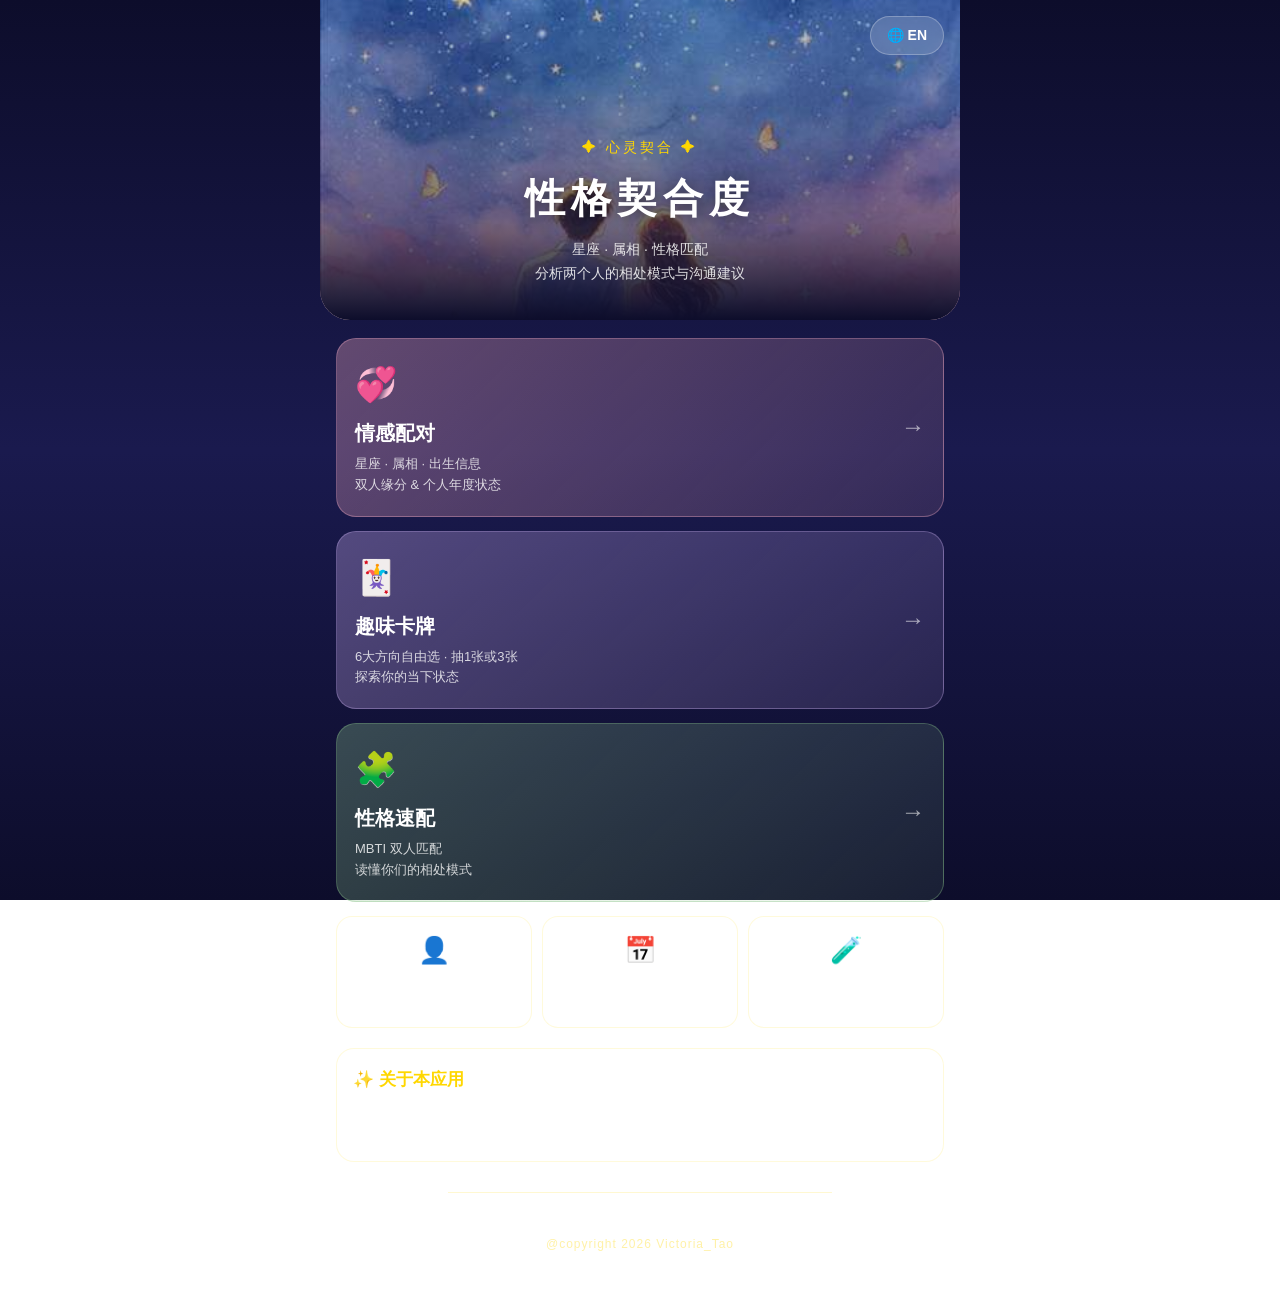
<file: index.html>
<!DOCTYPE html>
<html lang="zh-CN">
<head>
<meta charset="UTF-8">
<meta name="viewport" content="width=device-width, initial-scale=1.0, maximum-scale=1.0, user-scalable=no">
<title>性格契合度 · 心灵契合</title>
<link rel="stylesheet" href="css/style.css?v=20260907g">
</head>
<body>
  <div id="app"></div>

  <!-- 数据层 -->
  <script src="js/data/yearFortune.js?v=20260907g"></script>
  <script src="js/data/zodiac.js?v=20260907g"></script>
  <script src="js/data/zodiacAnimal.js?v=20260907g"></script>
  <script src="js/data/birthMatch.js?v=20260907g"></script>
  <script src="js/data/astrology.js?v=20260907g"></script>
  <script src="js/data/tarot.js?v=20260907g"></script>
  <script src="js/data/tarotEngine.js?v=20260907g"></script>
  <script src="js/data/mbti.js?v=20260907g"></script>
  <script src="js/data/mbtiTest.js?v=20260907g"></script>

  <!-- 框架与页面 -->
  <script src="js/i18n.js?v=20260907g"></script>
  <script src="js/app.js?v=20260907g"></script>
  <script src="js/pages/home.js?v=20260907g"></script>
  <script src="js/pages/matching.js?v=20260907g"></script>
  <script src="js/pages/result.js?v=20260907g"></script>
  <script src="js/pages/tarot.js?v=20260907g"></script>
  <script src="js/pages/tarot-result.js?v=20260907g"></script>
  <script src="js/pages/mbti-matching.js?v=20260907g"></script>
  <script src="js/pages/mbti-result.js?v=20260907g"></script>
  <script src="js/pages/daily.js?v=20260907g"></script>
  <script src="js/pages/personal.js?v=20260907g"></script>
  <script src="js/pages/mbti-test.js?v=20260907g"></script>
</body>
</html>
</file>
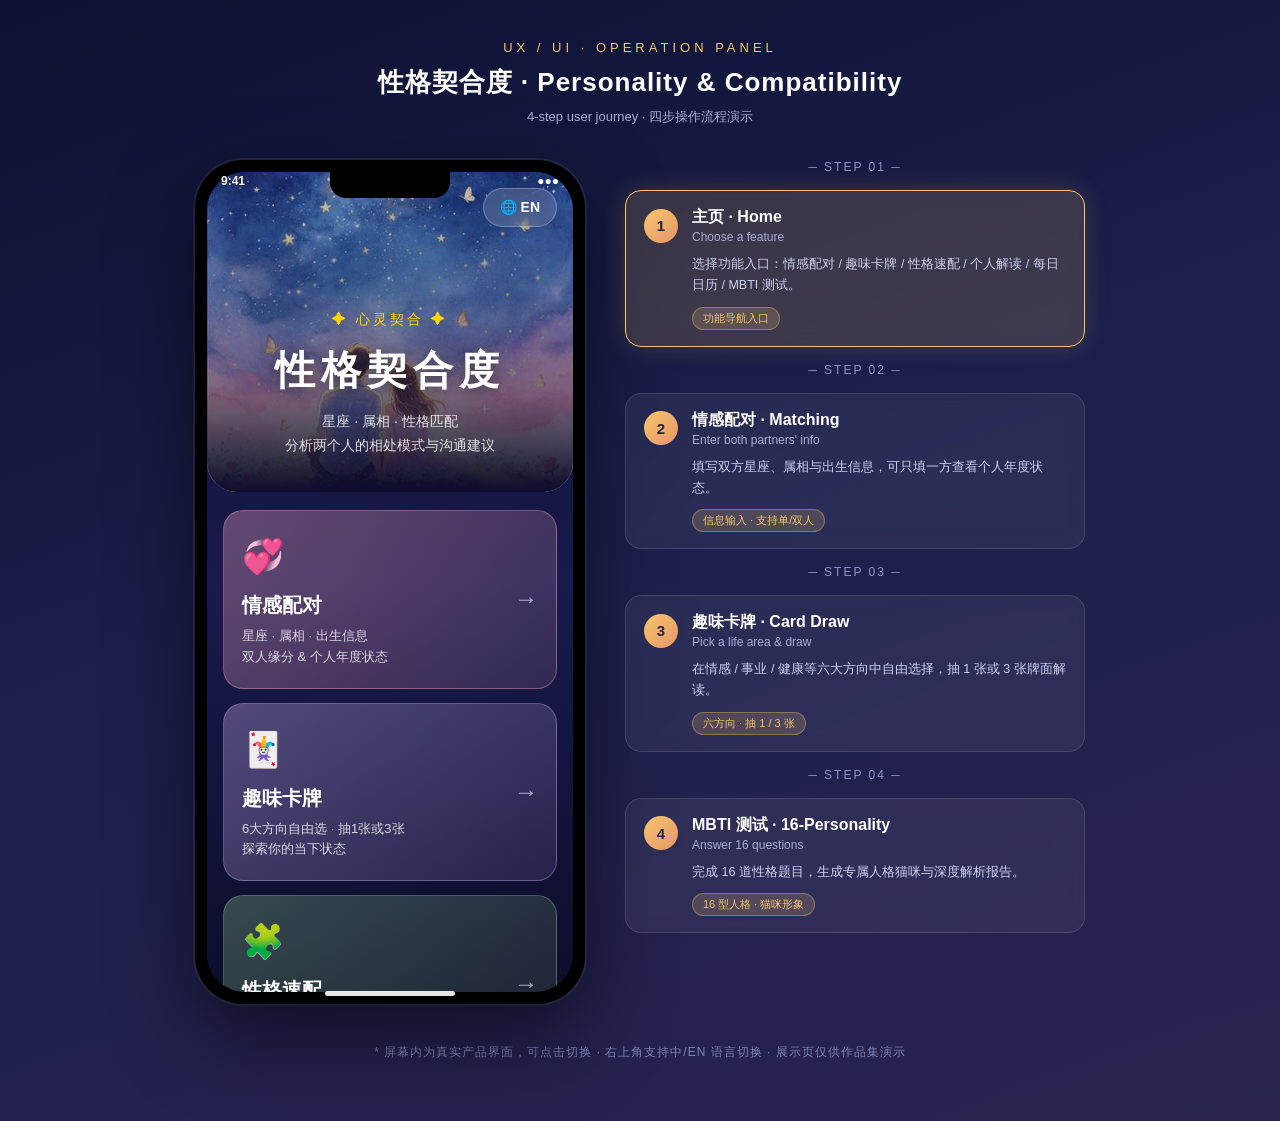
<file: ux-panel.html>
<!DOCTYPE html>
<html lang="zh-CN">
<head>
<meta charset="UTF-8">
<meta name="viewport" content="width=device-width, initial-scale=1.0">
<title>UX/UI Operation Panel · Personality & Compatibility</title>
<style>
  * { margin:0; padding:0; box-sizing:border-box; }
  body {
    font-family: "PingFang SC", "Microsoft YaHei", -apple-system, sans-serif;
    background: linear-gradient(160deg, #0d1030 0%, #1b1f4b 45%, #2a2350 100%);
    min-height: 100vh;
    color: #fff;
    padding: 40px 24px 60px;
  }
  .page-head { text-align:center; margin-bottom: 34px; }
  .page-head .kicker {
    font-size: 13px; letter-spacing: 4px; color: #f5c56b;
    text-transform: uppercase; margin-bottom: 10px;
  }
  .page-head h1 { font-size: 26px; font-weight: 700; letter-spacing: 1px; }
  .page-head p { font-size: 13px; color: #a9aed8; margin-top: 8px; }
  .stage {
    display: flex; gap: 40px; justify-content: center; align-items: flex-start;
    flex-wrap: wrap; max-width: 1180px; margin: 0 auto;
  }
  /* ---- 手机壳 ---- */
  .phone-wrap {
    flex: 0 0 auto;
  }
  .phone {
    width: 390px; height: 844px;
    background: #000;
    border-radius: 48px;
    padding: 12px;
    box-shadow: 0 30px 80px rgba(0,0,0,.55), 0 0 0 2px rgba(255,255,255,.08);
    position: relative;
  }
  .phone .notch {
    position: absolute; top: 12px; left: 50%; transform: translateX(-50%);
    width: 120px; height: 26px; background: #000; border-radius: 0 0 16px 16px;
    z-index: 20;
  }
  .phone .screen {
    width: 100%; height: 100%;
    border-radius: 38px; overflow: hidden;
    background: #10133a;
    position: relative;
  }
  .phone iframe {
    width: 100%; height: 100%; border: 0; display: block;
  }
  .phone .statusbar {
    position: absolute; top: 14px; left: 0; right: 0;
    display: flex; justify-content: space-between; padding: 0 26px;
    font-size: 12px; font-weight: 600; color: #fff;
    z-index: 15; pointer-events: none; text-shadow: 0 1px 2px rgba(0,0,0,.4);
  }
  .phone .homebar {
    position: absolute; bottom: 8px; left: 50%; transform: translateX(-50%);
    width: 130px; height: 5px; border-radius: 3px; background: rgba(255,255,255,.9);
    z-index: 15; pointer-events: none;
  }
  /* ---- 步骤面板 ---- */
  .steps {
    flex: 1 1 380px; max-width: 460px;
    display: flex; flex-direction: column; gap: 16px;
  }
  .steps .flow-line { text-align:center; font-size: 12px; color:#8f95c8; letter-spacing: 2px; }
  .step {
    background: rgba(255,255,255,.06);
    border: 1px solid rgba(255,255,255,.12);
    border-radius: 16px;
    padding: 16px 18px;
    cursor: pointer;
    transition: all .25s ease;
    backdrop-filter: blur(8px);
  }
  .step:hover { background: rgba(255,255,255,.12); transform: translateX(4px); }
  .step.active {
    background: rgba(245,197,107,.16);
    border-color: #f5c56b;
    box-shadow: 0 0 24px rgba(245,197,107,.18);
  }
  .step .row { display: flex; align-items: center; gap: 14px; }
  .step .num {
    width: 34px; height: 34px; flex: 0 0 34px;
    border-radius: 50%;
    background: linear-gradient(135deg, #f5c56b, #e8966a);
    color: #241d45; font-weight: 800; font-size: 15px;
    display: flex; align-items: center; justify-content: center;
  }
  .step .titles { flex: 1; }
  .step .titles .zh { font-size: 16px; font-weight: 700; }
  .step .titles .en { font-size: 12px; color: #a9aed8; margin-top: 2px; }
  .step .desc { font-size: 12.5px; color: #cdd1f0; line-height: 1.7; margin-top: 10px; padding-left: 48px; }
  .step .badge {
    display:inline-block; background: rgba(245,197,107,.18); color:#f5c56b;
    font-size: 11px; border-radius: 20px; padding: 3px 10px; margin-top: 10px; margin-left: 48px;
    border: 1px solid rgba(245,197,107,.35);
  }
  .foot-note {
    text-align: center; color: #7d83b5; font-size: 12px;
    margin-top: 40px; letter-spacing: 1px;
  }
  @media (max-width: 900px) {
    .phone { transform: scale(.82); transform-origin: top center; margin-bottom: -70px; }
  }
</style>
</head>
<body>

<div class="page-head">
  <div class="kicker">UX / UI · Operation Panel</div>
  <h1>性格契合度 · Personality &amp; Compatibility</h1>
  <p>4-step user journey · 四步操作流程演示</p>
</div>

<div class="stage">

  <!-- 手机屏幕（真实界面） -->
  <div class="phone-wrap">
    <div class="phone">
      <div class="notch"></div>
      <div class="statusbar"><span>9:41</span><span>●●●</span></div>
      <div class="screen">
        <iframe id="appFrame" src="index.html#/home" title="Personality App"></iframe>
      </div>
      <div class="homebar"></div>
    </div>
  </div>

  <!-- 步骤面板 -->
  <div class="steps">
    <div class="flow-line">─ STEP 01 ─</div>

    <div class="step active" data-hash="#/home" onclick="goto(this)">
      <div class="row">
        <div class="num">1</div>
        <div class="titles">
          <div class="zh">主页 · Home</div>
          <div class="en">Choose a feature</div>
        </div>
      </div>
      <div class="desc">选择功能入口：情感配对 / 趣味卡牌 / 性格速配 / 个人解读 / 每日日历 / MBTI 测试。</div>
      <div class="badge">功能导航入口</div>
    </div>

    <div class="flow-line">─ STEP 02 ─</div>

    <div class="step" data-hash="#/matching" onclick="goto(this)">
      <div class="row">
        <div class="num">2</div>
        <div class="titles">
          <div class="zh">情感配对 · Matching</div>
          <div class="en">Enter both partners' info</div>
        </div>
      </div>
      <div class="desc">填写双方星座、属相与出生信息，可只填一方查看个人年度状态。</div>
      <div class="badge">信息输入 · 支持单/双人</div>
    </div>

    <div class="flow-line">─ STEP 03 ─</div>

    <div class="step" data-hash="#/tarot" onclick="goto(this)">
      <div class="row">
        <div class="num">3</div>
        <div class="titles">
          <div class="zh">趣味卡牌 · Card Draw</div>
          <div class="en">Pick a life area &amp; draw</div>
        </div>
      </div>
      <div class="desc">在情感 / 事业 / 健康等六大方向中自由选择，抽 1 张或 3 张牌面解读。</div>
      <div class="badge">六方向 · 抽 1 / 3 张</div>
    </div>

    <div class="flow-line">─ STEP 04 ─</div>

    <div class="step" data-hash="#/mbti-test" onclick="goto(this)">
      <div class="row">
        <div class="num">4</div>
        <div class="titles">
          <div class="zh">MBTI 测试 · 16-Personality</div>
          <div class="en">Answer 16 questions</div>
        </div>
      </div>
      <div class="desc">完成 16 道性格题目，生成专属人格猫咪与深度解析报告。</div>
      <div class="badge">16 型人格 · 猫咪形象</div>
    </div>

  </div>
</div>

<div class="foot-note">* 屏幕内为真实产品界面，可点击切换 · 右上角支持中/EN 语言切换 · 展示页仅供作品集演示</div>

<script>
  var steps = document.querySelectorAll('.step');
  function goto(el) {
    steps.forEach(function (s) { s.classList.remove('active'); });
    el.classList.add('active');
    document.getElementById('appFrame').src = 'index.html' + el.getAttribute('data-hash');
  }
  // 点击屏幕内也可，iframe 自身路由变化不影响面板高亮
</script>
</body>
</html>
</file>
<file: css/style.css>
/* ===== 性格契合度 · 网页版 全局样式 ===== */
* { margin: 0; padding: 0; box-sizing: border-box; -webkit-tap-highlight-color: transparent; }

html, body {
  background: linear-gradient(180deg, #0d0d2b 0%, #1a1a4e 50%, #0d0d2b 100%);
  background-attachment: fixed;
  color: #fff;
  font-family: -apple-system, BlinkMacSystemFont, "PingFang SC", "Microsoft YaHei", sans-serif;
  font-size: 16px;
  line-height: 1.5;
}

#app { max-width: 640px; margin: 0 auto; min-height: 100vh; padding-bottom: 40px; }

.page { padding: 20px 16px 30px; }

/* ===== 顶部导航栏 ===== */
.navbar {
  position: sticky; top: 0; z-index: 100;
  display: flex; align-items: center;
  background: rgba(13,13,43,0.92);
  backdrop-filter: blur(10px);
  border-bottom: 1px solid rgba(255,215,0,0.12);
  padding: 12px 14px;
}
.navbar .nav-back { font-size: 22px; color: #ffd700; cursor: pointer; padding: 4px 10px 4px 0; }
.navbar .nav-title { flex: 1; text-align: center; font-size: 17px; font-weight: 600; color: #f5f0ff; letter-spacing: 1px; }
.navbar .nav-home { font-size: 13px; color: #c4a8e8; cursor: pointer; padding: 4px 0 4px 10px; white-space: nowrap; }

/* ===== Hero 首页 ===== */
.hero { position: relative; height: 320px; overflow: hidden; border-radius: 0 0 30px 30px; }
.hero img { width: 100%; height: 100%; object-fit: cover; display: block; }
.hero .hero-overlay { position: absolute; inset: 0; background: linear-gradient(180deg, rgba(13,13,43,0.15) 0%, rgba(13,13,43,0.55) 70%, #0d0d2b 100%); }
.hero .hero-content { position: absolute; left: 0; right: 0; bottom: 34px; text-align: center; }
.hero .hero-badge { display: inline-block; font-size: 14px; color: #ffd700; letter-spacing: 3px; margin-bottom: 10px; }
.hero .hero-title { font-size: 40px; font-weight: 800; color: #fff; letter-spacing: 6px; text-shadow: 0 2px 16px rgba(0,0,0,0.5); }
.hero .hero-sub { margin-top: 10px; font-size: 14px; color: rgba(255,255,255,0.85); line-height: 1.7; }

/* ===== 通用卡片 ===== */
.card {
  background: rgba(255,255,255,0.06);
  border: 1px solid rgba(255,215,0,0.14);
  border-radius: 18px;
  padding: 18px 16px;
  margin-bottom: 14px;
  backdrop-filter: blur(8px);
}
.card-title { font-size: 17px; font-weight: 700; color: #ffd700; margin-bottom: 8px; }
.card-tip { font-size: 12px; color: rgba(255,255,255,0.55); margin-bottom: 12px; line-height: 1.6; }

/* ===== 入口卡片（首页） ===== */
.entries { padding: 18px 16px 0; }
.entry-card {
  position: relative;
  border-radius: 20px;
  padding: 20px 18px;
  margin-bottom: 14px;
  cursor: pointer;
  overflow: hidden;
  transition: transform 0.15s;
}
.entry-card:active { transform: scale(0.98); }
.entry-card .entry-icon { font-size: 34px; margin-bottom: 8px; }
.entry-card .entry-title { font-size: 20px; font-weight: 700; color: #fff; margin-bottom: 6px; }
.entry-card .entry-desc { font-size: 13px; color: rgba(255,255,255,0.8); line-height: 1.6; }
.entry-card .entry-arrow { position: absolute; right: 18px; top: 50%; transform: translateY(-50%); font-size: 24px; color: rgba(255,255,255,0.6); }
.entry-pink { background: linear-gradient(135deg, rgba(240,168,192,0.35), rgba(240,168,192,0.12)); border: 1px solid rgba(240,168,192,0.35); }
.entry-gold { background: linear-gradient(135deg, rgba(255,215,0,0.30), rgba(255,215,0,0.10)); border: 1px solid rgba(255,215,0,0.35); }
.entry-purple { background: linear-gradient(135deg, rgba(196,168,232,0.35), rgba(196,168,232,0.12)); border: 1px solid rgba(196,168,232,0.35); }
.entry-green { background: linear-gradient(135deg, rgba(139,195,139,0.32), rgba(139,195,139,0.10)); border: 1px solid rgba(139,195,139,0.35); }
.entry-blue { background: linear-gradient(135deg, rgba(139,157,195,0.35), rgba(139,157,195,0.12)); border: 1px solid rgba(139,157,195,0.35); }
.entry-orange { background: linear-gradient(135deg, rgba(232,149,106,0.35), rgba(232,149,106,0.12)); border: 1px solid rgba(232,149,106,0.35); }

.mini-entries { display: flex; gap: 10px; padding: 0 16px 4px; flex-wrap: wrap; }
.mini-entry {
  flex: 1 1 120px; min-width: 0;
  background: rgba(255,255,255,0.06);
  border: 1px solid rgba(255,215,0,0.14);
  border-radius: 16px;
  padding: 14px 12px;
  text-align: center;
  cursor: pointer;
}
.mini-entry:active { transform: scale(0.97); }
.mini-entry .mini-icon { font-size: 26px; margin-bottom: 4px; }
.mini-entry .mini-name { font-size: 14px; font-weight: 600; color: #fff; }
.mini-entry .mini-desc { font-size: 11px; color: rgba(255,255,255,0.55); margin-top: 2px; }

/* ===== 表单 ===== */
.select-row {
  display: flex; align-items: center; justify-content: space-between;
  padding: 12px 2px; cursor: pointer;
}
.select-row .select-label { font-size: 14px; color: rgba(255,255,255,0.7); }
.select-row .select-right { display: flex; align-items: center; gap: 8px; }
.select-row .select-value { font-size: 15px; color: #fff; }
.select-row .select-value.text-dim { color: rgba(255,255,255,0.35); }
.select-row .select-date { font-size: 11px; color: #ffd700; }
.select-row .select-arrow { font-size: 20px; color: rgba(255,255,255,0.4); }
.divider { height: 1px; background: rgba(255,255,255,0.08); margin: 0 2px; }

/* 下拉选择器 */
.custom-select { position: relative; }
.custom-select select {
  appearance: none; -webkit-appearance: none;
  width: 100%;
  background: rgba(255,255,255,0.07);
  border: 1px solid rgba(255,215,0,0.18);
  border-radius: 12px;
  color: #fff; font-size: 15px;
  padding: 12px 34px 12px 14px;
  cursor: pointer;
  outline: none;
}
.custom-select select option { background: #1a1a4e; color: #fff; }
.custom-select::after {
  content: '›';
  position: absolute; right: 14px; top: 50%;
  transform: translateY(-55%) rotate(90deg);
  color: #ffd700; font-size: 18px; pointer-events: none;
}

/* 出生信息输入区 */
.birth-section { display: flex; align-items: center; margin-bottom: 10px; }
.birth-person { width: 44px; font-size: 14px; color: #f0a8c0; flex-shrink: 0; }
.birth-inputs { flex: 1; display: flex; gap: 8px; flex-wrap: wrap; }
.birth-input {
  flex: 1 1 90px; min-width: 0;
  background: rgba(255,255,255,0.07);
  border: 1px solid rgba(255,215,0,0.18);
  border-radius: 10px;
  color: #fff; font-size: 14px;
  padding: 11px 12px;
  outline: none;
}
.birth-input::placeholder { color: rgba(255,255,255,0.4); }
.birth-picker { flex: 1 1 70px; min-width: 0; }
.birth-picker-box {
  background: rgba(255,255,255,0.07);
  border: 1px solid rgba(255,215,0,0.18);
  border-radius: 10px;
  color: #fff; font-size: 14px;
  padding: 11px 12px;
  text-align: center;
  cursor: pointer;
  white-space: nowrap;
}
.birth-picker-box.ph { color: rgba(255,255,255,0.4); }
.birth-auto { margin-top: 8px; padding: 8px 12px; background: rgba(255,215,0,0.08); border-radius: 10px; }
.birth-auto-text { font-size: 12px; color: #ffd700; }

/* 按钮 */
.btn-primary {
  display: block; width: 100%;
  background: linear-gradient(135deg, #ffd700, #f0a8c0);
  color: #1a1a4e; font-size: 17px; font-weight: 700;
  border: none; border-radius: 30px;
  padding: 16px;
  cursor: pointer;
  letter-spacing: 2px;
  box-shadow: 0 6px 20px rgba(255,215,0,0.25);
}
.btn-primary:active { transform: scale(0.98); }
.btn-primary:disabled { opacity: 0.5; }
.mt40 { margin-top: 24px; }
.btn-secondary {
  display: block; width: 100%;
  background: rgba(255,255,255,0.08);
  color: #c4a8e8; font-size: 15px;
  border: 1px solid rgba(196,168,232,0.3);
  border-radius: 30px;
  padding: 14px;
  cursor: pointer;
  margin-top: 12px;
  letter-spacing: 1px;
}
.btn-secondary:active { transform: scale(0.98); }

/* ===== 结果页 ===== */
.result-hero { border-radius: 20px; overflow: hidden; margin-bottom: 16px; position: relative; }
.result-hero img { width: 100%; display: block; }
/* 情感结果页顶部背景图：细长横条 + 截取中下方 + 渐隐融合背景 */
.result-hero-crop {
  height: 0;
  padding-bottom: 31%;
  margin-bottom: 16px;
  border-radius: 20px;
}
.result-hero-crop img {
  position: absolute;
  top: 0; left: 0;
  width: 100%; height: 100%;
  object-fit: cover;
  object-position: center 70%; /* 截取原图中下部分 */
  display: block;
}
.result-hero-crop::after {
  content: '';
  position: absolute;
  top: 0; left: 0; right: 0; bottom: 0;
  background: linear-gradient(180deg, rgba(13,13,43,0) 0%, rgba(13,13,43,0.35) 55%, rgba(13,13,43,0.92) 100%);
  pointer-events: none;
}
.result-score-block { text-align: center; padding: 24px 16px; }
.result-score-block { position: relative; z-index: 1; }
.result-score { font-size: 84px; font-weight: 800; background: linear-gradient(180deg, #ffd700, #f0c060, #f0a8c0); -webkit-background-clip: text; background-clip: text; color: transparent; line-height: 1.1; }
.result-score-label { font-size: 13px; color: rgba(255,255,255,0.6); margin-top: 4px; letter-spacing: 3px; }
.result-level { display: inline-block; margin-top: 10px; font-size: 15px; color: #c4a8e8; border: 1px solid rgba(196,168,232,0.4); border-radius: 20px; padding: 5px 16px; }

.section { margin: 22px 0 12px; }
.section-title { font-size: 17px; font-weight: 700; color: #ffd700; text-align: center; letter-spacing: 2px; }
.section-sub { font-size: 12px; color: rgba(255,255,255,0.55); text-align: center; margin-top: 4px; }

/* 雷达图 */
.radar-wrap { display: flex; justify-content: center; padding: 10px 0; }
.radar-wrap canvas { max-width: 100%; }

/* 维度条 */
.dim-bar-row { display: flex; align-items: center; justify-content: space-between; padding: 9px 2px; }
.dim-bar-row .dim-name { font-size: 14px; color: rgba(255,255,255,0.8); width: 96px; }
.dim-bar-row .dim-bar { flex: 1; height: 8px; background: rgba(255,255,255,0.1); border-radius: 4px; margin: 0 10px; overflow: hidden; }
.dim-bar-row .dim-bar-inner { height: 100%; border-radius: 4px; }
.dim-bar-row .dim-score { font-size: 13px; color: #ffd700; width: 46px; text-align: right; }

/* 文案卡片 */
.text-card {
  background: rgba(255,255,255,0.06);
  border: 1px solid rgba(255,215,0,0.14);
  border-radius: 14px;
  padding: 14px 14px;
  margin-bottom: 12px;
}
.text-card .tc-title { font-size: 14px; font-weight: 700; color: #ffd700; margin-bottom: 6px; }
.text-card .tc-content { font-size: 14px; color: rgba(255,255,255,0.85); line-height: 1.8; white-space: pre-wrap; }
.text-card .tc-tags { margin-top: 8px; display: flex; flex-wrap: wrap; gap: 6px; }
.text-card .tag { font-size: 11px; color: #f0a8c0; background: rgba(240,168,192,0.12); border-radius: 10px; padding: 3px 9px; }

/* ===== 卡牌 ===== */
.cat-grid { display: grid; grid-template-columns: repeat(3, 1fr); gap: 10px; margin-top: 8px; }
.cat-card {
  background: rgba(255,255,255,0.06);
  border: 1px solid rgba(255,215,0,0.14);
  border-radius: 14px;
  padding: 12px 8px;
  text-align: center;
  cursor: pointer;
  transition: all 0.15s;
}
.cat-card .cat-icon { font-size: 26px; margin-bottom: 4px; }
.cat-card .cat-name { font-size: 13px; color: rgba(255,255,255,0.8); }
.cat-card.selected { border-color: #ffd700; background: rgba(255,215,0,0.12); box-shadow: 0 0 12px rgba(255,215,0,0.15); }

/* 抽牌展示 */
.tarot-cards { display: flex; gap: 12px; justify-content: center; flex-wrap: wrap; margin: 16px 0; }
.tarot-card-item { width: 130px; text-align: center; }
.tarot-card-item .tc-img { width: 130px; height: 220px; object-fit: cover; border-radius: 10px; border: 2px solid #ffd700; box-shadow: 0 6px 18px rgba(0,0,0,0.4); }
.tarot-card-item .tc-name { margin-top: 8px; font-size: 13px; color: #fff; }
.tarot-card-item .tc-pos { font-size: 11px; color: #f0a8c0; margin-top: 2px; }
.tarot-card-item.reversed .tc-img { transform: rotate(180deg); }

/* 洗牌动画 */
.shuffle-box {
  display: flex; align-items: center; justify-content: center;
  height: 220px; font-size: 20px; color: #ffd700; letter-spacing: 2px;
}

/* ===== 日历 ===== */
.calendar-card { background: rgba(255,255,255,0.06); border: 1px solid rgba(255,215,0,0.14); border-radius: 18px; padding: 16px 12px; margin-bottom: 14px; }
.calendar-nav { display: flex; align-items: center; justify-content: space-between; margin-bottom: 12px; }
.calendar-nav .nav-btn { width: 34px; height: 34px; display: flex; align-items: center; justify-content: center; background: rgba(255,255,255,0.08); border-radius: 10px; color: #ffd700; font-size: 14px; cursor: pointer; }
.calendar-nav .nav-btn.today { width: auto; padding: 0 12px; font-size: 13px; }
.calendar-title { font-size: 15px; color: #fff; font-weight: 600; }
.calendar-grid { display: grid; grid-template-columns: repeat(7, 1fr); gap: 4px; }
.cal-weekday { text-align: center; font-size: 11px; color: rgba(255,255,255,0.45); padding: 6px 0; }
.cal-day {
  text-align: center; font-size: 13px; color: rgba(255,255,255,0.75);
  padding: 8px 0; border-radius: 8px; cursor: pointer; position: relative;
}
.cal-day.empty { cursor: default; }
.cal-day.today { color: #ffd700; font-weight: 700; }
.cal-day.selected { background: rgba(255,215,0,0.2); color: #fff; font-weight: 700; }

/* 运势分数 */
.fortune-row { display: flex; align-items: center; justify-content: space-between; padding: 10px 2px; }
.fortune-row .f-name { font-size: 15px; color: #fff; }
.fortune-row .f-score { font-size: 22px; font-weight: 800; }
.fortune-row .f-level { font-size: 12px; color: rgba(255,255,255,0.7); }

/* ===== 底部版权 ===== */
.page-footer { text-align: center; padding: 30px 0 10px; }
.footer-line { width: 60%; height: 1px; background: rgba(255,215,0,0.18); margin: 0 auto 14px; }
.footer-entertain { font-size: 13px; color: rgba(255,255,255,0.55); letter-spacing: 2px; margin-bottom: 8px; }
.footer-copyright { font-size: 12px; color: rgba(255,215,0,0.35); letter-spacing: 1px; }

/* ===== 弹窗（保存卡片） ===== */
.modal-mask { position: fixed; inset: 0; background: rgba(0,0,0,0.7); z-index: 200; display: flex; align-items: center; justify-content: center; }
.modal-box { width: 88%; max-width: 520px; max-height: 82vh; overflow-y: auto; background: #1a1a4e; border: 1px solid rgba(255,215,0,0.2); border-radius: 18px; padding: 20px; }
.modal-box img { width: 100%; display: block; border-radius: 12px; }
.modal-actions { display: flex; gap: 10px; margin-top: 14px; }
.modal-actions .mbtn { flex: 1; text-align: center; padding: 12px; border-radius: 24px; font-size: 15px; cursor: pointer; border: none; }
.modal-actions .mbtn.save { background: linear-gradient(135deg, #ffd700, #f0a8c0); color: #1a1a4e; font-weight: 700; }
.modal-actions .mbtn.close { background: rgba(255,255,255,0.1); color: #fff; }

/* toast */
.toast {
  position: fixed; left: 50%; top: 45%; transform: translate(-50%, -50%);
  background: rgba(20,20,50,0.95); color: #fff; font-size: 14px;
  padding: 12px 20px; border-radius: 12px; z-index: 300;
  border: 1px solid rgba(255,215,0,0.3);
  box-shadow: 0 6px 24px rgba(0,0,0,0.4);
  opacity: 0; transition: opacity 0.2s; pointer-events: none;
  max-width: 80%;
}
.toast.show { opacity: 1; }

/* 隐藏 canvas 用（绘制分享卡） */
.hidden-canvas { position: fixed; left: -9999px; top: 0; }

/* 加载提示 */
.loading { text-align: center; padding: 40px 0; color: #ffd700; font-size: 15px; letter-spacing: 2px; }

/* MBTI 测试 */
.mbti-q { padding: 6px 2px; }
.mbti-q .q-text { font-size: 18px; font-weight: 600; color: #fff; line-height: 1.6; margin-bottom: 18px; }
.mbti-opt {
  background: rgba(255,255,255,0.06);
  border: 1px solid rgba(255,215,0,0.18);
  border-radius: 14px;
  padding: 16px 16px;
  margin-bottom: 12px;
  cursor: pointer;
  font-size: 15px; color: rgba(255,255,255,0.9);
  line-height: 1.5;
}
.mbti-opt:active { background: rgba(255,215,0,0.12); border-color: #ffd700; }
.progress-bar { height: 6px; background: rgba(255,255,255,0.1); border-radius: 3px; overflow: hidden; margin: 14px 0; }
.progress-inner { height: 100%; background: linear-gradient(90deg, #ffd700, #f0a8c0); border-radius: 3px; transition: width 0.3s; }
.progress-text { font-size: 12px; color: rgba(255,255,255,0.6); text-align: right; }

/* 人格猫咪 */
.cat-avatar { width: 130px; height: 130px; border-radius: 50%; object-fit: cover; border: 3px solid #ffd700; margin: 10px auto; display: block; }

/* 维度比例条（MBTI结果） */
.dim-balance { margin: 10px 0; }
.dim-balance .db-name { font-size: 13px; color: rgba(255,255,255,0.75); margin-bottom: 4px; }
.dim-balance .db-bar { display: flex; height: 10px; border-radius: 5px; overflow: hidden; }
.dim-balance .db-left { background: #ffd700; }
.dim-balance .db-right { background: #f0a8c0; }
.dim-balance .db-pct { display: flex; justify-content: space-between; font-size: 11px; color: rgba(255,255,255,0.55); margin-top: 3px; }

/* 分享卡预览区 */
.share-card-hint { font-size: 12px; color: rgba(255,255,255,0.5); text-align: center; margin-top: 10px; }

/* ===== 按钮行（MBTI结果页双按钮） ===== */
.btn-row { display: flex; gap: 10px; margin-top: 12px; }
.btn-row .btn-secondary { flex: 1; margin-top: 0; }

/* ===== MBTI 测试选项 ===== */
.option-card {
  display: flex; align-items: center; gap: 12px;
  background: rgba(255,255,255,0.06);
  border: 1px solid rgba(255,215,0,0.18);
  border-radius: 14px;
  padding: 14px 14px;
  margin-bottom: 12px;
  cursor: pointer;
  transition: all 0.15s;
}
.option-card:active { background: rgba(255,215,0,0.12); border-color: #ffd700; }
.option-card .option-letter {
  flex-shrink: 0; width: 30px; height: 30px;
  display: flex; align-items: center; justify-content: center;
  background: rgba(255,215,0,0.15); color: #ffd700;
  border-radius: 50%; font-weight: 700; font-size: 14px;
}
.option-card .option-text { font-size: 15px; color: rgba(255,255,255,0.9); line-height: 1.5; }

/* ===== MBTI 维度倾向条 ===== */
.dim-pair { display: flex; align-items: center; gap: 8px; margin: 6px 0; }
.dim-pair .dp-side { font-size: 12px; color: rgba(255,255,255,0.7); width: 70px; flex-shrink: 0; }
.dim-pair .dp-side.right { text-align: right; color: #f0a8c0; }
.dim-pair .dp-bar { flex: 1; height: 8px; background: rgba(255,255,255,0.1); border-radius: 4px; overflow: hidden; }
.dim-pair .dp-bar-inner { height: 100%; background: #ffd700; border-radius: 4px; }
.dim-pair .dp-bar-inner.right { background: #f0a8c0; margin-left: auto; }
</file>
